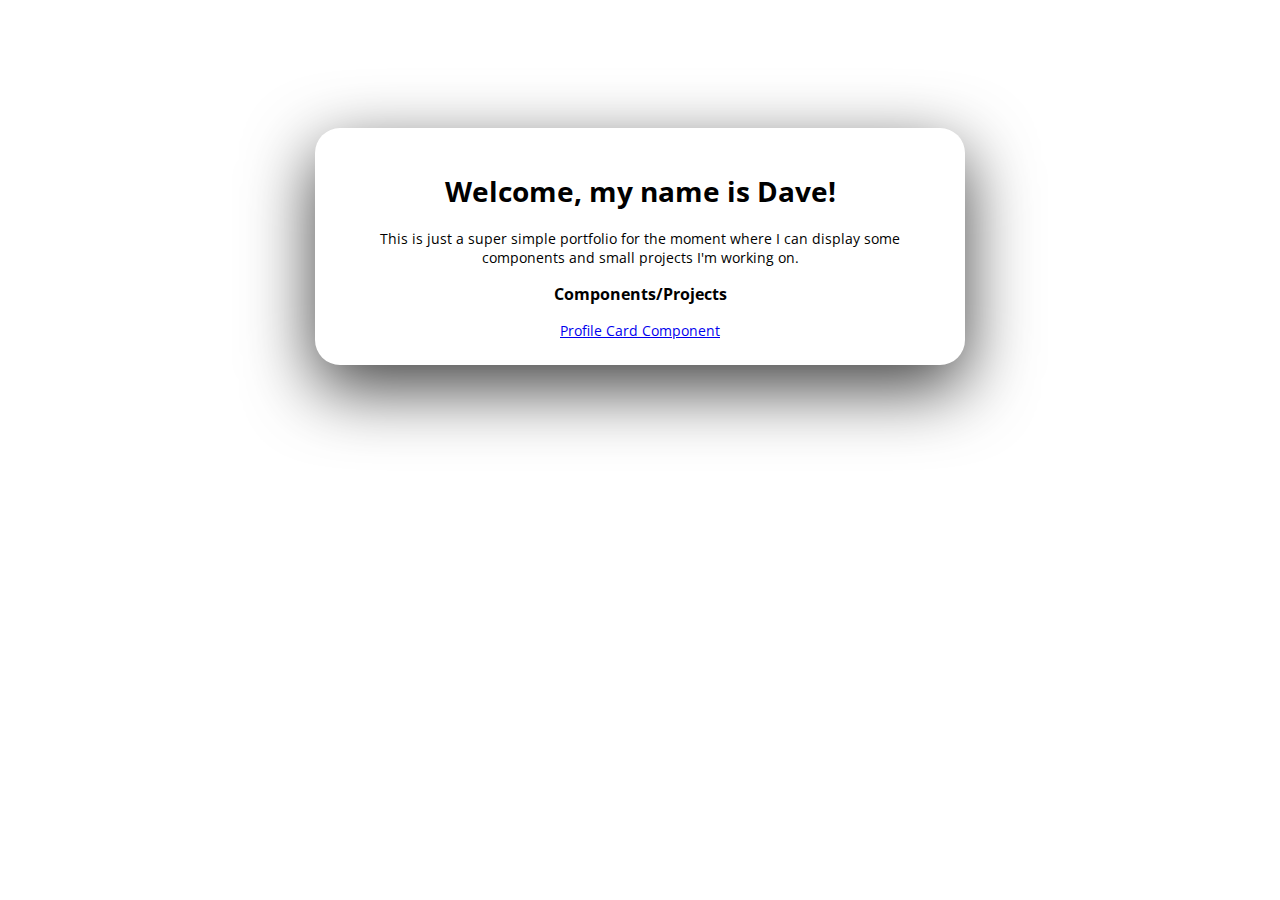
<file: index.html>
<!DOCTYPE html>
<html lang="en">

<head>
  <meta charset="UTF-8">
  <meta http-equiv="X-UA-Compatible" content="IE=edge">
  <meta name="viewport" content="width=device-width, initial-scale=1.0">
  <link rel="preconnect" href="https://fonts.gstatic.com">
  <link href="https://fonts.googleapis.com/css2?family=Open+Sans:wght@300;400;700&display=swap" rel="stylesheet">
  <link rel="stylesheet" href="style.css">
  <title>DS | Portfolio</title>
</head>

<body>
  <section class="mainSection">
    <h1>Welcome, my name is Dave!</h1>
    <p>This is just a super simple portfolio for the moment where I can display some components and small projects I'm
      working on.</p>
    <h3>Components/Projects</h2>
    <ul>
      <li><a href="profileCardComponent/index.html">Profile Card Component</a></li>
    </ul>
  </section>
</body>

</html>
</file>
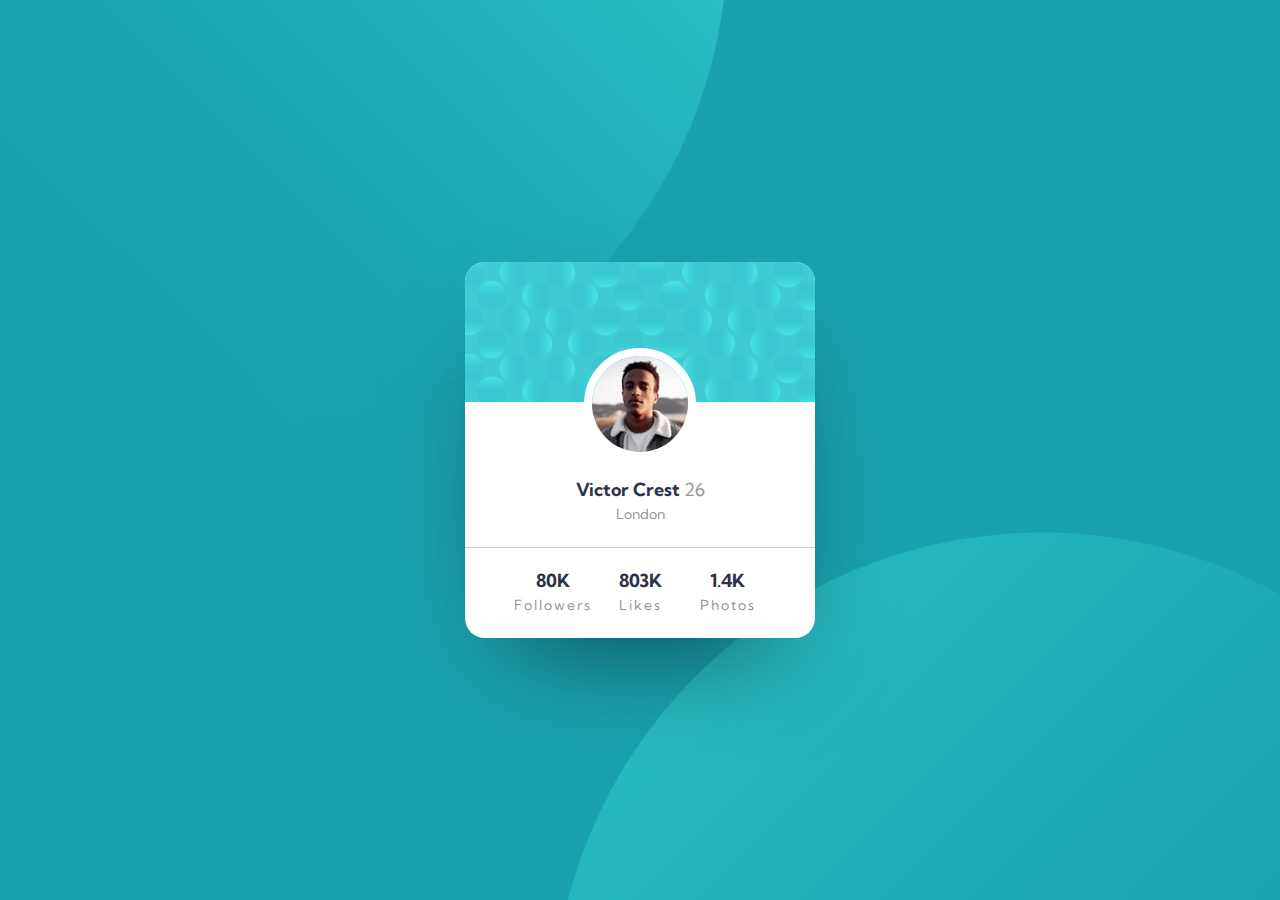
<file: profileCardComponent/index.html>
<!DOCTYPE html>
<html lang="en">

<head>
  <meta charset="UTF-8">
  <meta name="viewport" content="width=device-width, initial-scale=1.0">
  <!-- displays site properly based on user's device -->

  <link rel="icon" type="image/png" sizes="32x32" href="./images/favicon-32x32.png">
  <link rel="preconnect" href="https://fonts.gstatic.com">
  <link href="https://fonts.googleapis.com/css2?family=Kumbh+Sans:wght@400;700&display=swap" rel="stylesheet">
  <link rel="stylesheet" href="style.css">

  <title>Frontend Mentor | Profile card component</title>

  <!-- Feel free to remove these styles or customise in your own stylesheet 👍 -->
  <style>
    .attribution {
      font-size: 11px;
      text-align: center;
    }

    .attribution a {
      color: hsl(228, 45%, 44%);
    }
  </style>
</head>

<body>
  <div class="main">
    <div class="profileCard">
      <img class="cardBg" src="images/bg-pattern-card.svg" alt="">
      <div class="details">
        <img class="profilePic" src="images/image-victor.jpg" alt="">
        <h2>Victor Crest <span class="age">26</span></h2>
        <p>London</p>
      </div>
      <div class="statsContainer">
        <div class="followerCount statBox">
          <h2>80K</h2>
          <p>Followers</p>
        </div>
        <div class="likeCount statBox">
          <h2>803K</h2>
          <p>Likes</p>
        </div>
        <div class="photoCount statBox">
          <h2>1.4K</h2>
          <p>Photos</p>
        </div>
      </div>
    </div>
  </div>
  <!-- <div class=" attribution">
    Challenge by <a href="https://www.frontendmentor.io?ref=challenge" target="_blank">Frontend Mentor</a>.
    Coded by <a href="#">Your Name Here</a>.
  </div> -->
</body>

</html>
</file>
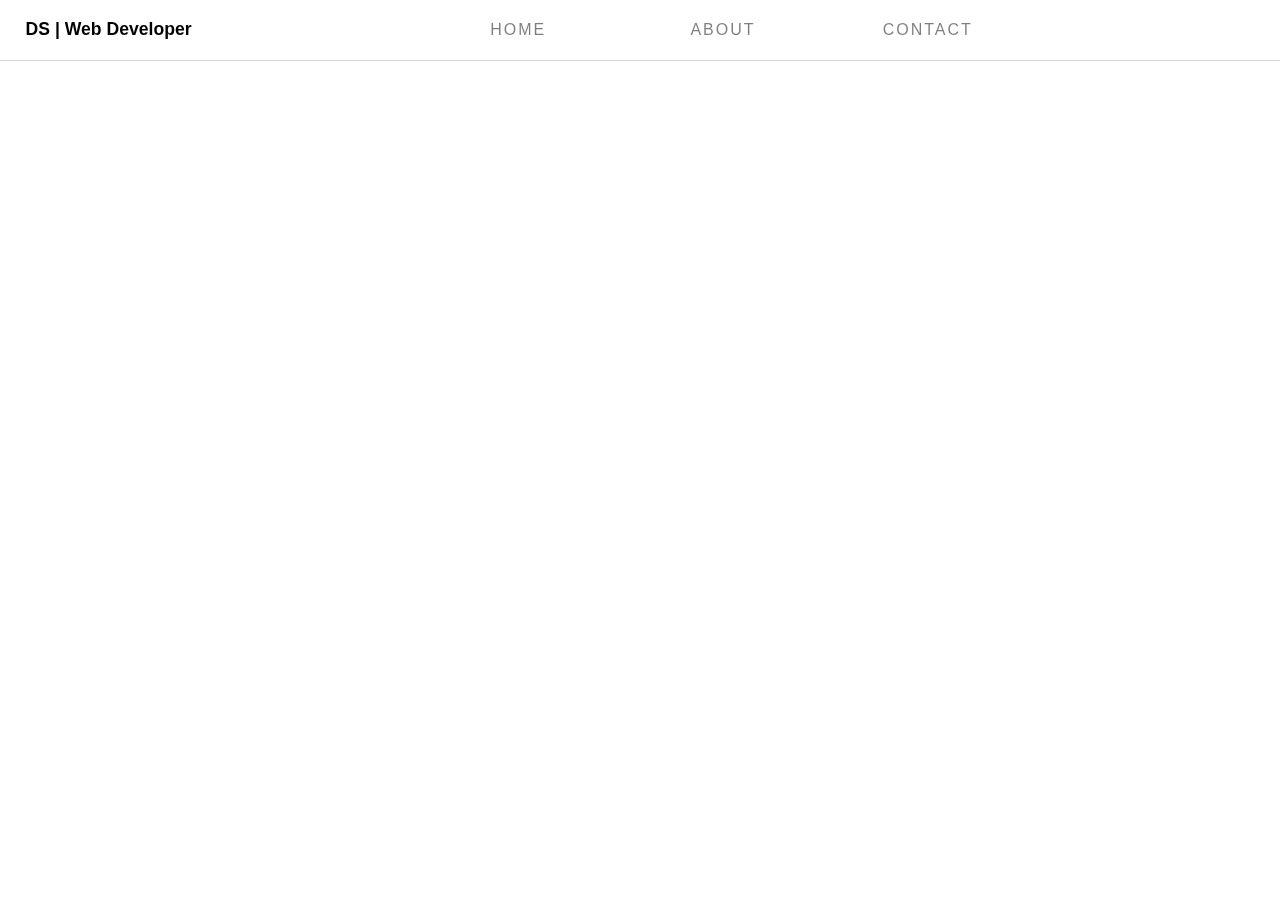
<file: wordCycle.html>
<!DOCTYPE html>
<html lang="en">

<head>
    <meta charset="UTF-8">
    <meta http-equiv="X-UA-Compatible" content="IE=edge">
    <meta name="viewport" content="width=device-width, initial-scale=1.0">
    <title>David Symons | Web Dev</title>
    <link rel="stylesheet" href="app.css">
</head>

<body>
    <nav class="mainNavbar">
        <div class="innerNavbarBox">
            <div class="mainLogo">
                <h1 class="logo">
                    DS | Web Developer
                </h1>
            </div>
            <ul class="navList">
                <li class="listItem"><a href="index.html">HOME</a></li>
                <li class="listItem"><a href="#about">ABOUT</a></li>
                <li class="listItem"><a href="#contact">CONTACT</a></li>
            </ul>
            <div class="slider-container">
                <p class="slider-trigger"> Hamburger icon</p>
                <div class="slider-parent">
                    <ul class="navList">
                        <li class="listItem"><a href="index.html">HOME</a></li>
                        <li class="listItem"><a href="#about">ABOUT</a></li>
                        <li class="listItem"><a href="#contact">CONTACT</a></li>
                    </ul>
                </div>
            </div>
        </div>
    </nav>

    <section class="mainSectionBox">
        <div class="subSection grabBanner">
            <h2 class="wordCycle"></h2>
        </div>
    </section>
    <script src="wordCycle.js"></script>
</body>

</html>
</file>
<file: style.css>
html, body, ul, li, div{
    margin:0;
    border: 0;
    padding: 0;
    height: 100%;
    list-style: none;
    font-family: 'Open Sans', sans-serif;
    font-weight: 400;
    font-size: 14px;
    text-align: center;

    display: flex;
    flex-direction: column;
    align-items: center;
}

body {
    background-image: url(https://images.unsplash.com/photo-1532423622396-10a3f979251a?ixlib=rb-1.2.1&ixid=MXwxMjA3fDB8MHxwaG90by1wYWdlfHx8fGVufDB8fHw%3D&auto=format&fit=crop&w=1050&q=80);
    background-size:cover;
    background-repeat: no-repeat;
    width: 100%;
}

.mainSection {
    margin-top: 10%;
    padding: 25px;
    width: 75%;
    max-width: 600px;
    background-color: white;
    border-radius: 25px;
    box-shadow: 0px 23px 69px 0px rgba(0,0,0,0.75);
    -webkit-box-shadow: 0px 23px 69px 0px rgba(0,0,0,0.75);
    -moz-box-shadow: 0px 23px 69px 0px rgba(0,0,0,0.75);
    
}
</file>
<file: profileCardComponent/style.css>
html, body{
    height: 100%;
    border: none;
    padding: 0;
    margin: 0;
}

body {
    font-family: 'Kumbh Sans', sans-serif;
    font-size: 18px;
    color: hsl(0, 0%, 59%);
    background-color: hsl(185, 75%, 39%);
    line-height: 25px;
}

h2, h3, p{
    font-size: 18px;
    padding: 0;
    margin: 0;
    font-weight: 400;
}

p{
    font-size: 14px;
}

h2 {
    color: hsl(229, 23%, 23%);
    font-weight: 700;
}

h2 .age{
    font-weight: 400;
    color: hsl(0, 0%, 59%)
}

.main {
    border: none;
    height: 100%;
    background-image: url(images/bg-pattern-top.svg), url(images/bg-pattern-bottom.svg);
    /* background-size: 100%, 100%; */
    background-position: top -550px left -250px, bottom -610px right -250px;
    background-repeat: no-repeat, no-repeat;
    display: flex;
    flex-direction: column;
    justify-content: center;
    align-items: center;
}

.profileCard {
    min-width: 300px;
    overflow:hidden;
    position: relative;
    background: white;
    display: flex;
    flex-direction: column;
    justify-content: center;
    align-items: center;
    border-radius: 20px;
    box-shadow: 1px 48px 116px -48px rgba(0,0,0,0.62);
    -webkit-box-shadow: 1px 48px 116px -48px rgba(0,0,0,0.62);
    -moz-box-shadow: 1px 48px 116px -48px rgba(0,0,0,0.62);

}

.cardBg {
    width: 100%;
}


.profilePic {
    position: absolute;
    top: -54px;
    border-radius: 50%;
    border: 8px white solid;
}

.details {
    position: relative;
    display: flex;
    flex-direction: column;
    justify-content: center;
    align-items: center;
}

.details h2{
    margin-top: 75px;
}

.details p{
    margin-bottom: 20px;
}

.age {
    font-weight: 400;
}

.statsContainer {
    width: 100%;
    padding: 20px;
    display: flex;
    flex-direction: row;
    justify-content: center;
    border-top: 1px hsl(52, 0%, 80%, 1) solid;
}

.statBox {
    width: 25%;
    padding: 0%;
    display: flex;
    flex-direction: column;
    align-items: center;
}

.statBox p{
    letter-spacing: 2px;
}

@media (max-width: 375px){
    .main{
        background-size: 150%, 150%;
        background-position: top -325px  left -350px, bottom -300px right -350px;
    }
}
</file>
<file: app.css>
html, body, div, span, applet, object, iframe,
h1, h2, h3, h4, h5, h6, p, blockquote, pre,
a, abbr, acronym, address, big, cite, code,
del, dfn, em, img, ins, kbd, q, s, samp,
small, strike, strong, sub, sup, tt, var,
b, u, i, center,
dl, dt, dd, ol, ul, li,
fieldset, form, label, legend,
table, caption, tbody, tfoot, thead, tr, th, td,
article, aside, canvas, details, embed, 
figure, figcaption, footer, header, hgroup, 
menu, nav, output, ruby, section, summary,
time, mark, audio, video {
	margin: 0;
	padding: 0;
	border: 0;
	/* font-size: 100%; */
	font: inherit;
	vertical-align: baseline;
}
/* HTML5 display-role reset for older browsers */
article, aside, details, figcaption, figure, 
footer, header, hgroup, menu, nav, section {
	display: block;
}
body {
	line-height: 1;
}
ol, ul {
	list-style: none;
}
blockquote, q {
	quotes: none;
}
blockquote:before, blockquote:after,
q:before, q:after {
	content: '';
	content: none;
}
table {
	border-collapse: collapse;
	border-spacing: 0;
}

body {
    font-family: sans-serif;
    position: relative;
}

/* Inside topNavbar */
.mainNavbar{
    background-color: white;
    height: 60px;
    width: 100%;
    display: flex;
    flex-direction: row;
    position: fixed;
    top: 0;
    transition: 450ms;
    box-shadow: 0px 0px 1px 0px black;
    z-index: 10;
    margin-bottom: ;
}

.innerNavbarBox {
    margin: 0 2%;
    height: 100%;
    width: 100%;
    padding: 0;
    display: flex;
    flex-direction: row;
    align-items: center;
    justify-content: space-between;
}

.logo {
    font-weight: 600;
    font-size: 1.1rem;
}

.navList {
    height: 100%;
    width: 50%;
    display: flex;
    flex-direction: row;
    justify-content: flex-start;
    align-items: center;
}

.listItem {
    height: 100%;
    width: 100%; 
    /* margin: 0px 40px; */
    background-color: none;
    display: flex;
    flex-direction: column;
    justify-content: center;
    align-items: center;
}

.listItem a{
    letter-spacing: 2px;
    /* padding: 5px; */
    color: inherit;
    text-decoration: none;
    transition: box-shadow 200ms, opacity 200ms;
    opacity: 0.5;
}

.listItem a:hover {
    box-shadow: 0px 0px 6px 2px white;
    opacity: 1;
}

/* Under Navbar */

.mainSectionBox {
    /* margin-top: 80px; */
    height: 100%;
    display: flex;
    flex-direction: column;
    align-items: center;
}

.subSection {
    height: 500px;
    width: 100%;
    color: #36454f;
    display: flex;
    flex-direction: row;
    justify-content: center;
}

.subSection:nth-of-type(2n) {
    background-color: #36454f;
    color: white;
}

.subSection h2 {
    font-size: 2rem;
}


.grabBanner {
    background-image: url(https://images.unsplash.com/photo-1495395226200-8fbf6b720b8c?ixid=MXwxMjA3fDB8MHxwaG90by1wYWdlfHx8fGVufDB8fHw%3D&ixlib=rb-1.2.1&auto=format&fit=crop&w=2142&q=80);
    background-position: left 53% bottom 28%;
    height: 600px;
}

.subSection .wordCycle{
    text-align: center;
    font-size: 3rem;
    text-shadow: black 0 0 20px;
    color: white;
    margin: 10%;
    transition: 100ms;
    opacity: 1;
}

/* Inner section containers */

.innerSectionColumn {
    width: 100%;
    display: flex;
    flex-direction: column;
    align-items: center;
    justify-content:flex-start;
}


.innerSectionRow {
    height: 100%;
    margin: 0 2%;
    display: flex;
    flex-direction: row;
    align-items: center;
    justify-content: space-between;
    text-align: center;
}




.box {
    width: 200px; height: 100px;
    background-size: 200% 100%;
    background-image: linear-gradient(to right, white 50%, black 50%);
    transition: background-position 1s;
}

.box:hover {
    background-position: -100% 0;

}

svg {
    font-size: 4rem;
    transform: rotate(45deg);
    transition: 1s;

}

.box:hover svg {
    transform: rotate(0deg);
    fill: white;
}



.testBox {
    position: relative;
    height: 250px;
    width: 250px;
    border: 1px solid red;
    box-shadow: 0px 0px 0px 30px black;
    border-radius: 5px;
    margin-right: 15%;
}
/* 
html * {
    border: 1px solid orange;
} */

/* sliding menu css */
.slider-container {
    /* position: relative;  */
    /* border: 1px solid orange; */
}  

.slider-parent {
    border: 1px solid orange;
    display: flex;
    flex-direction: column;
    justify-content: center;
    align-items: center;
}

.slider-parent .navList{
    display: flex;
    flex-direction: column;
    justify-content: center;
    align-items: center;
}

.slider-container .slider-parent {
    height: 100px;   
    /* max-width: 250px;     */
    width: 100%;    
    background: white;    
    position: absolute;    
    left: 0px;    
    top: 50px;    
    visibility: hidden;    
    opacity: 0;    
    pointer-events: none;    
    transition: .2s all linear; 
}   
.slider-container .slider-parent.active { 
    visibility: visible;      
    pointer-events: inherit;      
    transition: .2s all ease-in-out;     
    opacity: 1;      
    left: 0; 
}

.slider-trigger{
    cursor: pointer;
    display: none;
}

@media screen and (max-width: 768px) {
    .slider-trigger{
        display: block;
    }
    
    #mainNavList {
        display: none;
    }

    #smallNavList{
        display: flex;
    }
}

.slideshow-container{
    position: relative;
    /* z-index: -1; */
}

.mySlides {
    text-align: center;

}

.dot {
    cursor: pointer;
    height: 15px;
    width: 15px;
    margin: 0 2px;
    background-color: #bbb;
    border-radius: 50%;
    display: inline-block;
    transition: background-color 0.6s ease;
  }

.arrows{
    /* z-index: 1; */
    font-size: 2rem;
    color: white;
    position: absolute;
    width: 100%;
    top: 50%;
    display: flex;
    flex-direction: row;
    justify-content: space-between;
}

.prev, .next{
    cursor: pointer;
    transition: 500ms;  
    margin: 10px;
    padding: 5px;
}

.prev:hover, .next:hover{
    background-color: rgba(114, 114, 114, 0.651);
}
</file>
